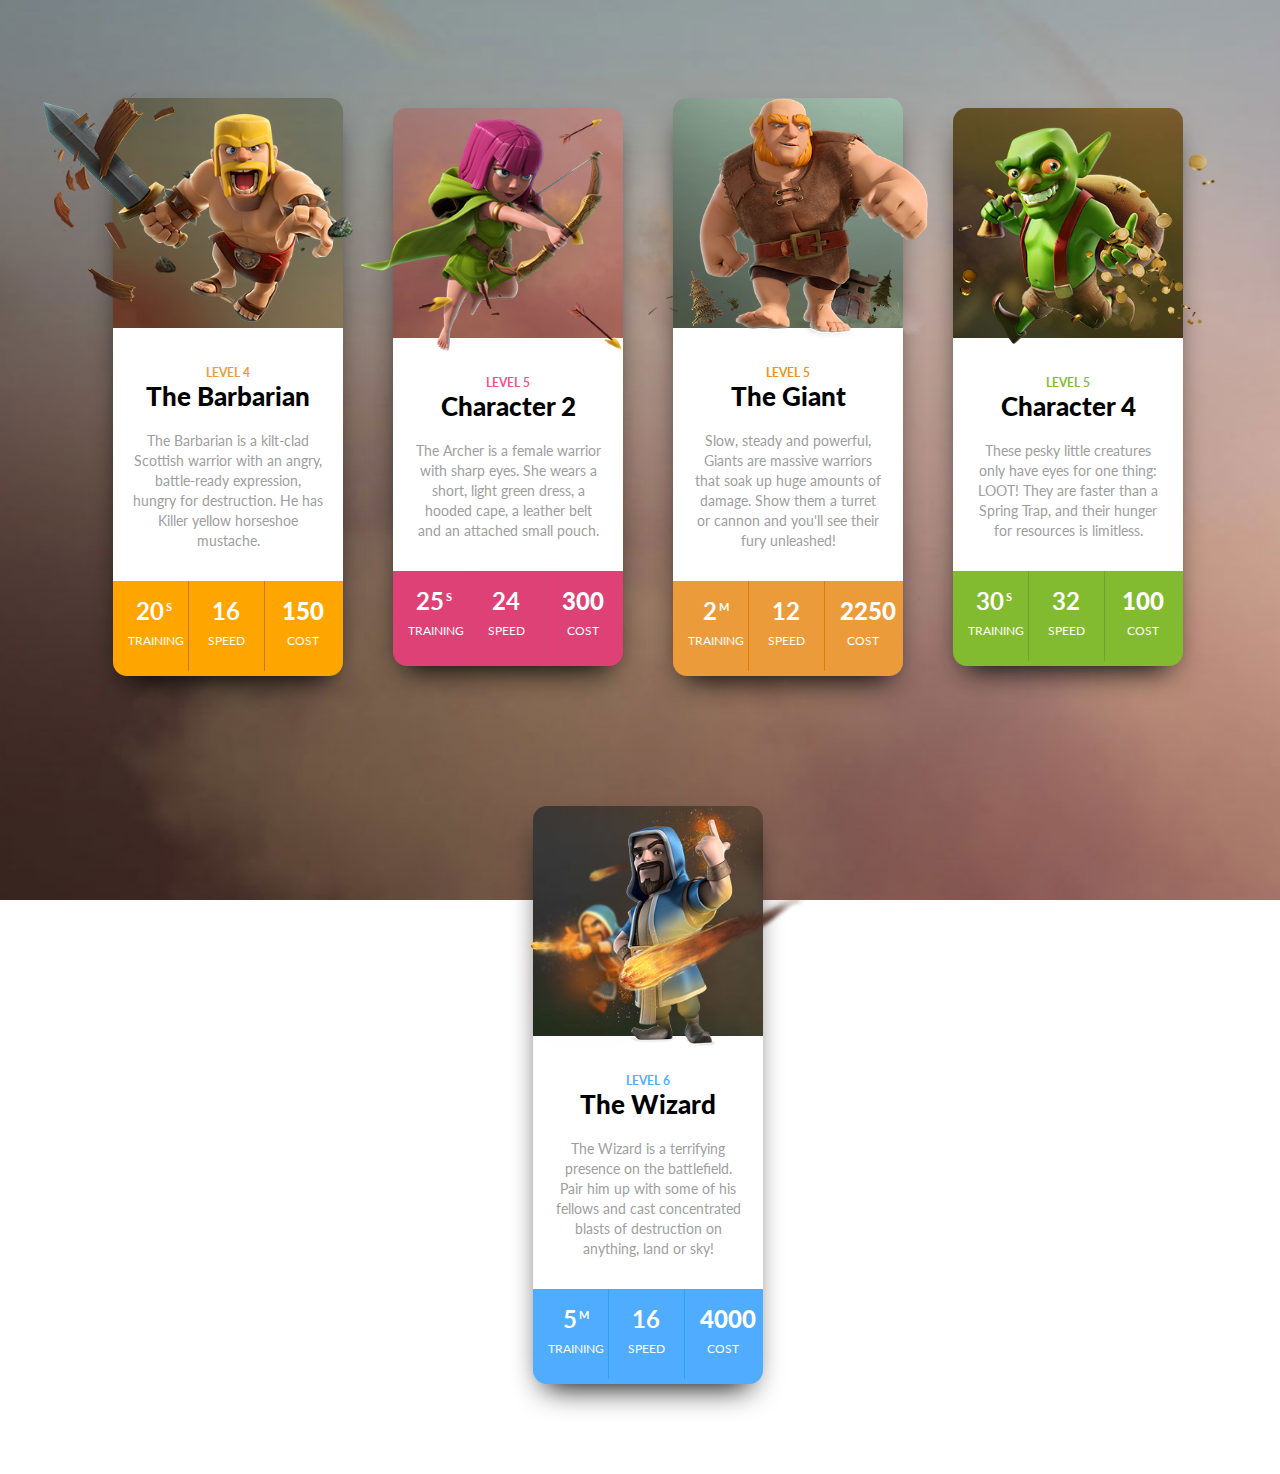
<file: 04_DOM Project/04_DOM Project/index.html>
<!DOCTYPE html>
<html lang="en">

<head>
    <meta charset="UTF-8" />
    <meta http-equiv="X-UA-Compatible" content="IE=edge" />
    <meta name="viewport" content="width=device-width, initial-scale=1.0" />
    <title>Document</title>
    <link rel="stylesheet" href="./style.css" />
</head>

<body>
    <div class="slide-container">
        <div class="wrapper">
            <div class="clash-card barbarian">
                <div class="clash-card__image clash-card__image--barbarian">
                    <img src="./assets/barbarian.png" alt="barbarian" />
                </div>
                <div class="clash-card__level clash-card__level--barbarian">
                    Level 4
                </div>
                <div>The Barbarian</div>
                <div class="clash-card__unit-description">
                    The Barbarian is a kilt-clad Scottish warrior with an angry,
                    battle-ready expression, hungry for destruction. He has Killer
                    yellow horseshoe mustache.
                </div>

                <div  id="first_clash-card" class="clash-card__unit-stats clash-card__unit-stats--barbarian clearfix">
                    <div class="one-third">
                        <div class="stat">20<sup>S</sup></div>
                        <div class="stat-value">Training</div>
                    </div>

                    <div class="one-third">
                        <div class="stat">16</div>
                        <div class="stat-value">Speed</div>
                    </div>

                    <div class="one-third no-border">
                        <div class="stat">150</div>
                        <div class="stat-value">Cost</div>
                    </div>
                </div>
            </div>
            <!-- end clash-card barbarian-->
        </div>
        <!-- end wrapper -->

        <div class="wrapper">
            <div class="clash-card archer">
                <div class="clash-card__image clash-card__image--archer">
                    <img src="./assets/archer.png" alt="archer" />
                </div>
                <div class="clash-card__level clash-card__level--archer">Level 5</div>
                <div>Character 2</div>
                <div class="clash-card__unit-description">
                    The Archer is a female warrior with sharp eyes. She wears a short,
                    light green dress, a hooded cape, a leather belt and an attached
                    small pouch.
                </div>

                <div class="clash-card__unit-stats clash-card__unit-stats--archer clearfix">
                    <div class="one-third">
                        <div class="stat">25<sup>S</sup></div>
                        <div class="stat-value">Training</div>
                    </div>

                    <div class="one-third">
                        <div class="stat">24</div>
                        <div class="stat-value">Speed</div>
                    </div>

                    <div class="one-third no-border">
                        <div class="stat">300</div>
                        <div class="stat-value">Cost</div>
                    </div>
                </div>
            </div>
            <!-- end clash-card archer-->
        </div>
        <!-- end wrapper -->

        <div class="wrapper">
            <div class="clash-card giant">
                <div class="clash-card__image clash-card__image--giant">
                    <img src="./assets/giant.png" alt="giant" />
                </div>
                <div class="clash-card__level clash-card__level--giant">Level 5</div>
                <div>The Giant</div>
                <div class="clash-card__unit-description">
                    Slow, steady and powerful, Giants are massive warriors that soak up
                    huge amounts of damage. Show them a turret or cannon and you'll see
                    their fury unleashed!
                </div>

                <div class="clash-card__unit-stats clash-card__unit-stats--giant clearfix">
                    <div class="one-third">
                        <div class="stat">2<sup>M</sup></div>
                        <div class="stat-value">Training</div>
                    </div>

                    <div class="one-third">
                        <div class="stat">12</div>
                        <div class="stat-value">Speed</div>
                    </div>

                    <div class="one-third no-border">
                        <div class="stat">2250</div>
                        <div class="stat-value">Cost</div>
                    </div>
                </div>
            </div>
            <!-- end clash-card giant-->
        </div>
        <!-- end wrapper -->

        <div class="wrapper">
            <div class="clash-card goblin">
                <div class="clash-card__image clash-card__image--goblin">
                    <img src="./assets/goblin.png" alt="goblin" id="ab" />
                </div>
                <div class="clash-card__level clash-card__level--goblin">Level 5</div>
                <div>Character 4</div>
                <div class="clash-card__unit-description">
                    These pesky little creatures only have eyes for one thing: LOOT!
                    They are faster than a Spring Trap, and their hunger for resources
                    is limitless.
                </div>

                <div class="clash-card__unit-stats clash-card__unit-stats--goblin clearfix">
                    <div class="one-third">
                        <div class="stat">30<sup>S</sup></div>
                        <div class="stat-value">Training</div>
                    </div>

                    <div class="one-third">
                        <div class="stat">32</div>
                        <div class="stat-value">Speed</div>
                    </div>

                    <div class="one-third no-border">
                        <div class="stat">100</div>
                        <div class="stat-value">Cost</div>
                    </div>
                </div>
            </div>
            <!-- end clash-card goblin-->
        </div>
        <!-- end wrapper -->

        <div class="wrapper">
            <div class="clash-card wizard">
                <div class="clash-card__image clash-card__image--wizard">
                    <img src="./assets/wizard.png" alt="wizard" />
                </div>
                <div class="clash-card__level clash-card__level--wizard">Level 6</div>
                <div>The Wizard</div>
                <div class="clash-card__unit-description">
                    The Wizard is a terrifying presence on the battlefield. Pair him up
                    with some of his fellows and cast concentrated blasts of destruction
                    on anything, land or sky!
                </div>

                <div class="clash-card__unit-stats clash-card__unit-stats--wizard clearfix">
                    <div class="one-third">
                        <div class="stat">5<sup>M</sup></div>
                        <div class="stat-value">Training</div>
                    </div>

                    <div class="one-third">
                        <div class="stat">16</div>
                        <div class="stat-value">Speed</div>
                    </div>

                    <div class="one-third no-border">
                        <div class="stat">4000</div>
                        <div class="stat-value">Cost</div>
                    </div>
                </div>
            </div>
            <!-- end clash-card wizard-->
        </div>
        <!-- end wrapper -->
    </div>
    <!-- end container -->
    <script src="./Ass4index.js">  
</script>
</body>

</html>
</file>
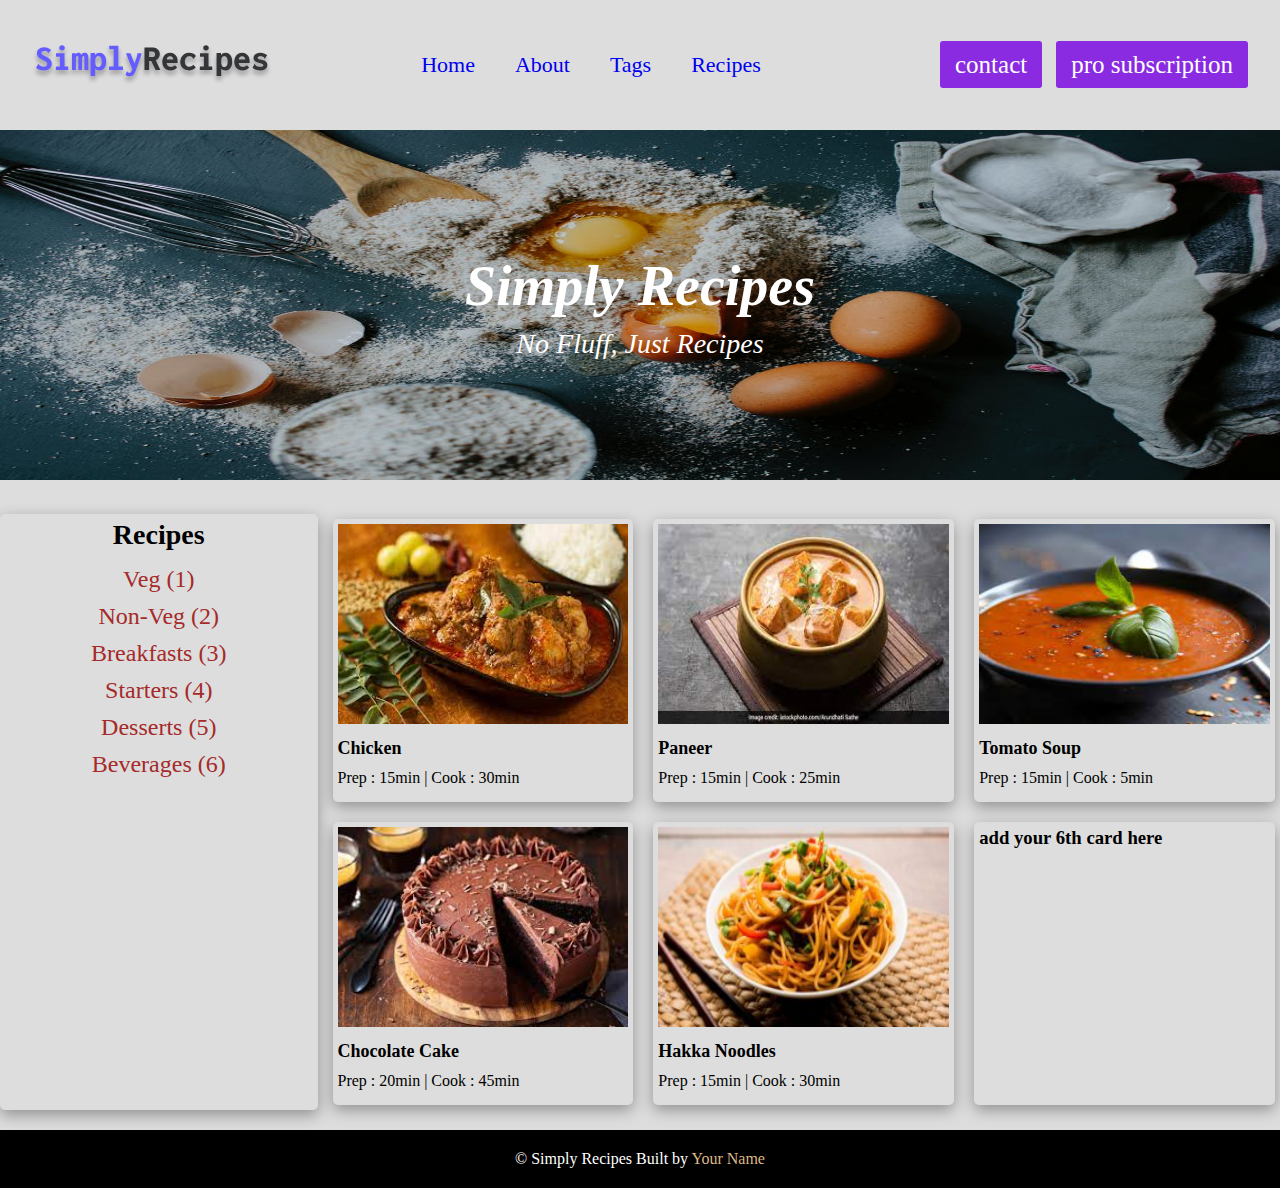
<file: 05_DOM Project/05_DOM Project/index.html>
<!DOCTYPE html>
<html lang="en">

<head>
    <meta charset="UTF-8" />
    <meta http-equiv="X-UA-Compatible" content="IE=edge" />
    <meta name="viewport" content="width=device-width, initial-scale=1.0" />
    <title>Simply Recipes</title>
    <link rel="stylesheet" href="style.css" />
    <link rel="shortcut icon" href="/img/favicon.ico" type="image/x-icon">
</head>

<body>
    <nav class="navbar">
        <div class="nav-center">
            <div class="nav-header">
                <a href="index.html" class="nav-logo">
                    <img src="./img/logo.svg" alt="Simply Recipes" />
                </a>
            </div>
            <div class="nav-links">
                <a href="index.html" class="nav-link"> home </a>
                <a href="index.html" class="nav-link"> about </a>
                <a href="index.html" class="nav-link"> tags </a>
                <a href="index.html" class="nav-link"> recipes </a>
            </div>
            <div class="btns">
                <a href="index.html" class="btn">contact</a>
            </div>
        </div>
    </nav>
    <main class="page">
        <header class="hero">
            <div class="hero-container">
                <img src="./img/main.jpeg" alt="Main Image">
                <div class="hero-text">
                    <h1>Simply Recipes</h1>
                    <h4>No Fluff, Just Recipes</h4>
                </div>
            </div>
        </header>
        <section class="recipes-container">
            <div class="tags-container">
                <h4 class="text-r">recipes</h4>
                <div>
                    <a href="#"> Veg (1)</a>
                    <a href="#"> Non-Veg (2)</a>
                    <a href="#"> Breakfasts (3)</a>
                    <a href="#"> Starters (4)</a>
                    <a href="#"> Desserts (5)</a>
                    <a href="#"> Beverages (6)</a>
                </div>
            </div>
            <div class="recipe-gallery">
                <div class="card">
                    <a href="#" class="recipe-text">
                        <img src="./img/recipe-1.jpeg" class="recipe-img" />
                        <h5 class="recipe-name">Chicken</h5>
                        <p class="recipe-disp">Prep : 15min | Cook : 30min</p>
                    </a>
                </div>
                <div class="card">
                    <a href="#" class="recipe-text">
                        <img src="./img/recipe-2.jpeg" class="recipe-img " />
                        <h5 class="recipe-name">Paneer</h5>
                        <p class="recipe-disp">Prep : 15min | Cook : 25min</p>
                    </a>
                </div>
                <div class="card">
                    <a href="#" class="recipe-text">
                        <img src="./img/recipe-3.jpeg" class="recipe-img " />
                        <h5 class="recipe-name">Tomato Soup</h5>
                        <p class="recipe-disp">Prep : 15min | Cook : 5min</p>
                    </a>
                </div>
                
                <div class="card">
                    <a href="#" class="recipe-text">
                        <img src="./img/recipe-4.jpeg" class="recipe-img " />
                        <h5 class="recipe-name">Chocolate Cake</h5>
                        <p class="recipe-disp">Prep : 20min | Cook : 45min</p>
                    </a>
                </div>
                <div class="card">
                    <a href="#" class="recipe-text">
                        <img src="./img/recipe-5.jpeg" class="recipe-img " />
                        <h5 class="recipe-name">Hakka Noodles</h5>
                        <p class="recipe-disp">Prep : 15min | Cook : 30min</p>
                    </a>
                </div>
            </div>
        </section>
    </main>

    <footer class="page-footer">
        <p>
            &copy;
            <span class="footer-logo">Simply Recipes</span> Built by
            <a href=#>Your Name</a>
        </p>
    </footer>
</body>
<script src="./Ass5index.js"> 
</script>
</html>
</file>
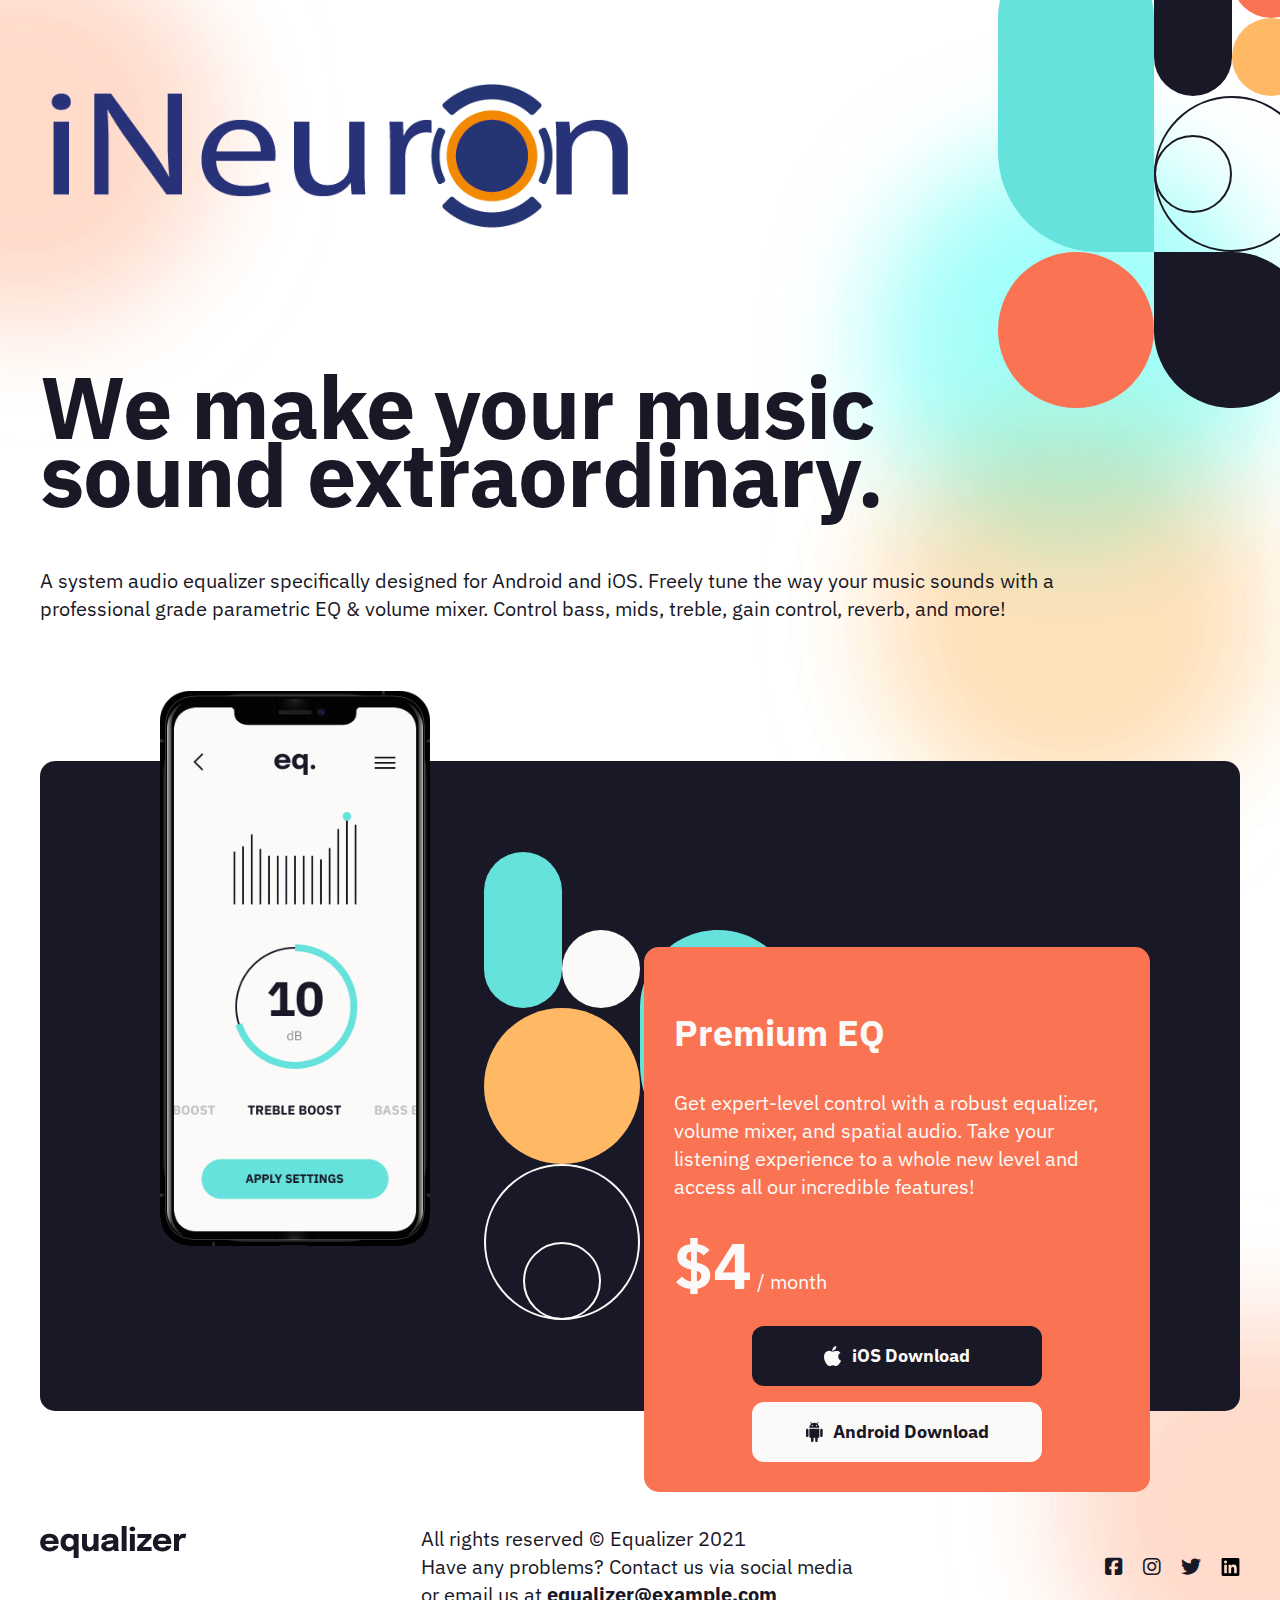
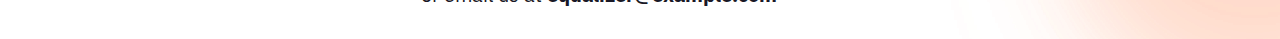
<file: 06_DOM Project/06_DOM Project/index.html>
<!DOCTYPE html>
<html lang="en">

<head>
  <meta charset="UTF-8">
  <meta name="viewport" content="width=device-width, initial-scale=1.0">

  <link rel="stylesheet" href="./css/style.css">
  <title>DOM Project 3</title>
</head>

<body>

  <main>
    <div class="top_img"><img src="./assets/bg-pattern-1.svg" alt="Background top image"></div>
    <header><img src="./assets/logo.svg" alt="Logo" class="logo"></header>
    <section class="hero">
      <h1>We make your music sound extraordinary.</h1>
      <p>A system audio equalizer specifically designed for Android and iOS. Freely tune the
        way your music sounds with a professional grade parametric EQ & volume mixer. Control
        bass, mids, treble, gain control, reverb, and more!</p>
    </section>

    <section class="app">
      <div class="app_img">
        <img src="./assets/illustration-app.png" alt="Ilustration app">
      </div>
      <div class="app_info">
        <h2>Premium EQ</h2>
        <p>Get expert-level control with a robust equalizer, volume mixer, and spatial audio. Take
          your listening experience to a whole new level and access all our incredible features!</p>
        <div class="app_price">
          <span>$4</span> / month
        </div>
        <div class="buttons">
          <div class="button iosDownload">
            <img src="./assets/icon-apple.svg" alt="iOS button">
            <span>iOS Download</span>
          </div>
          <div class="button androidDownload">
            <img src="./assets/icon-android.svg" alt="Android button">
            <span>Android Download</span>
          </div>
        </div>
      </div>
    </section>

    <footer>
      <div class="footer_logo"><img src="./assets/logo.svg" alt="Logo" class="logo"></div>
      <div class="footer_text">
        <div class="footer_copy">All rights reserved © Equalizer 2021</div>
        <div class="footer_problems"> Have any problems? Contact us via social media or email us at
          <strong>equalizer@example.com </strong>
        </div>
      </div>

      <div class="footer_social">                         
        <div class="footer_social_ico"><i class="fa-brands fa-square-facebook"></i></div>
        <div class="footer_social_ico"><i class="fa-brands fa-instagram"></i></div>
        <div class="footer_social_ico"><i class="fa-brands fa-twitter"></i></div>
      </div>

    </footer>
  </main>
  <link rel="stylesheet" href="https://cdnjs.cloudflare.com/ajax/libs/font-awesome/6.2.0/css/all.min.css">
  
  <script src="./Ass6index.js">
  </script>
</body>

</html>
</file>
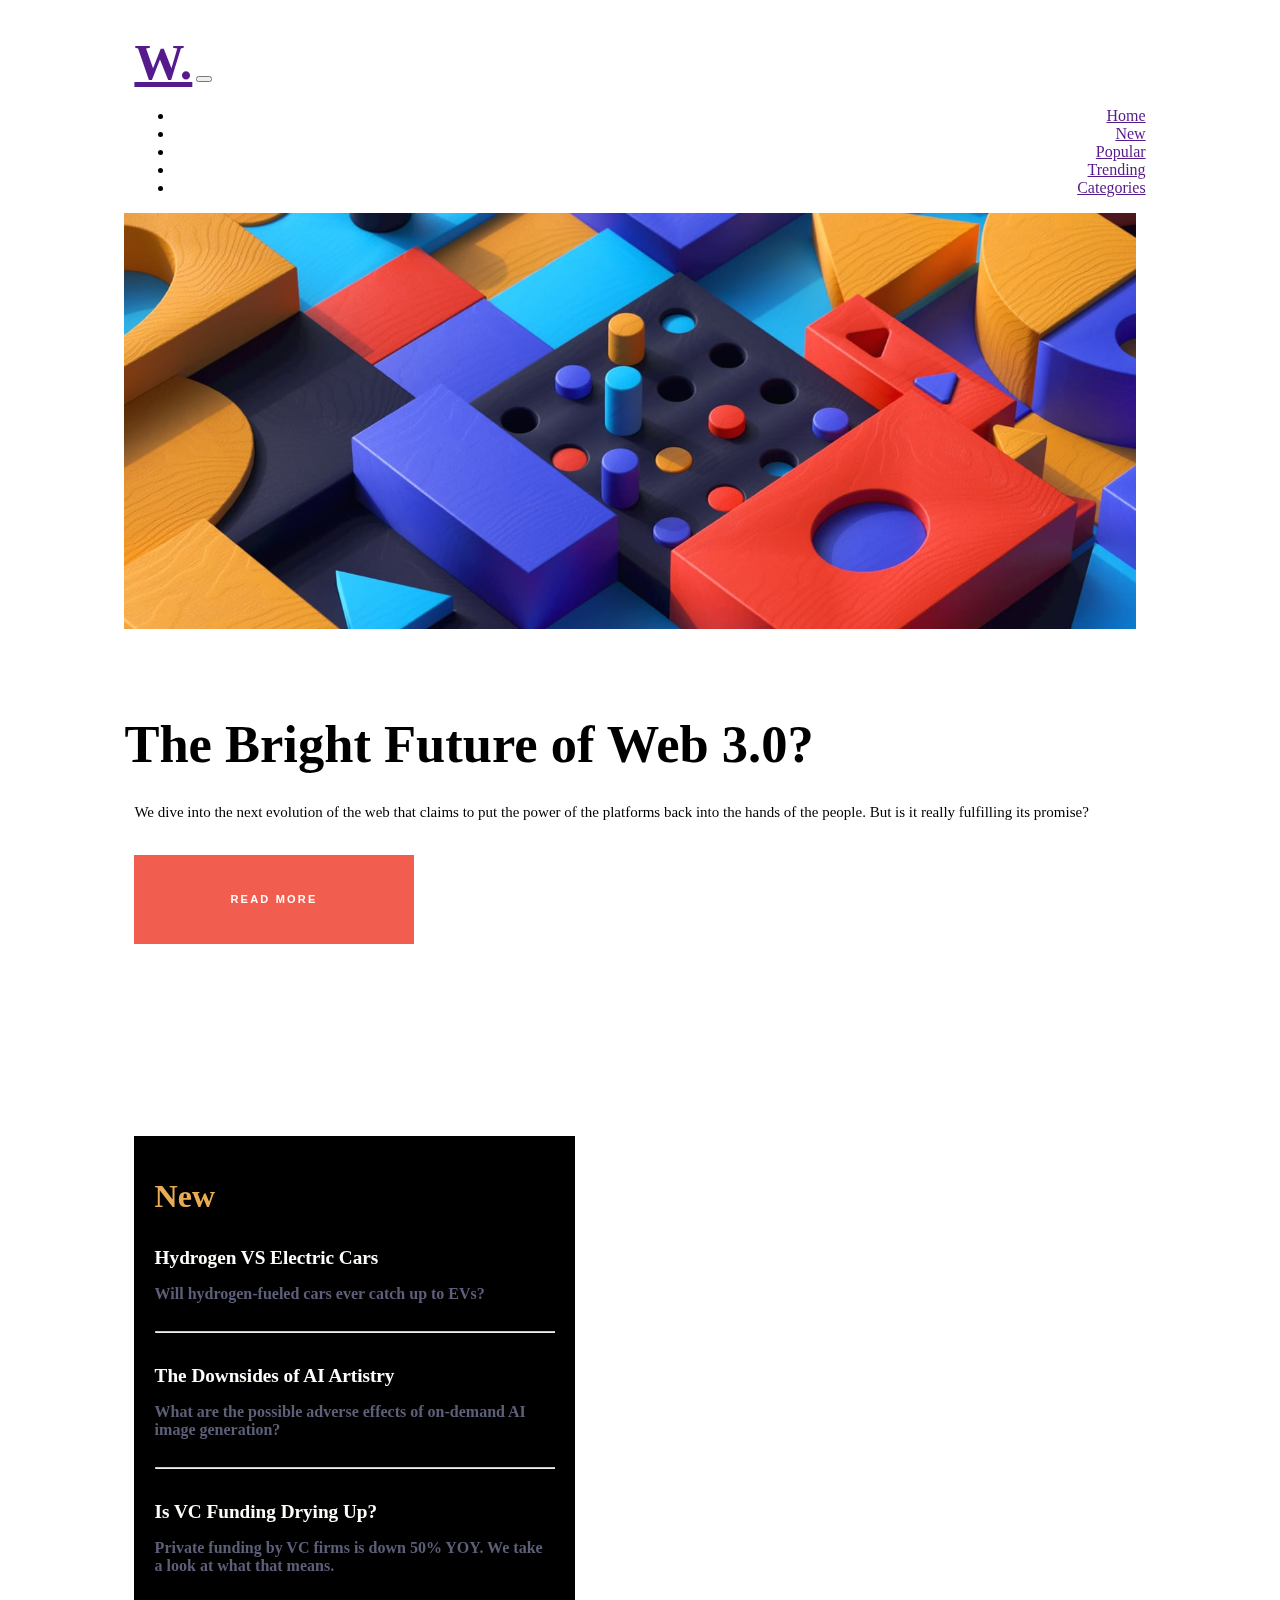
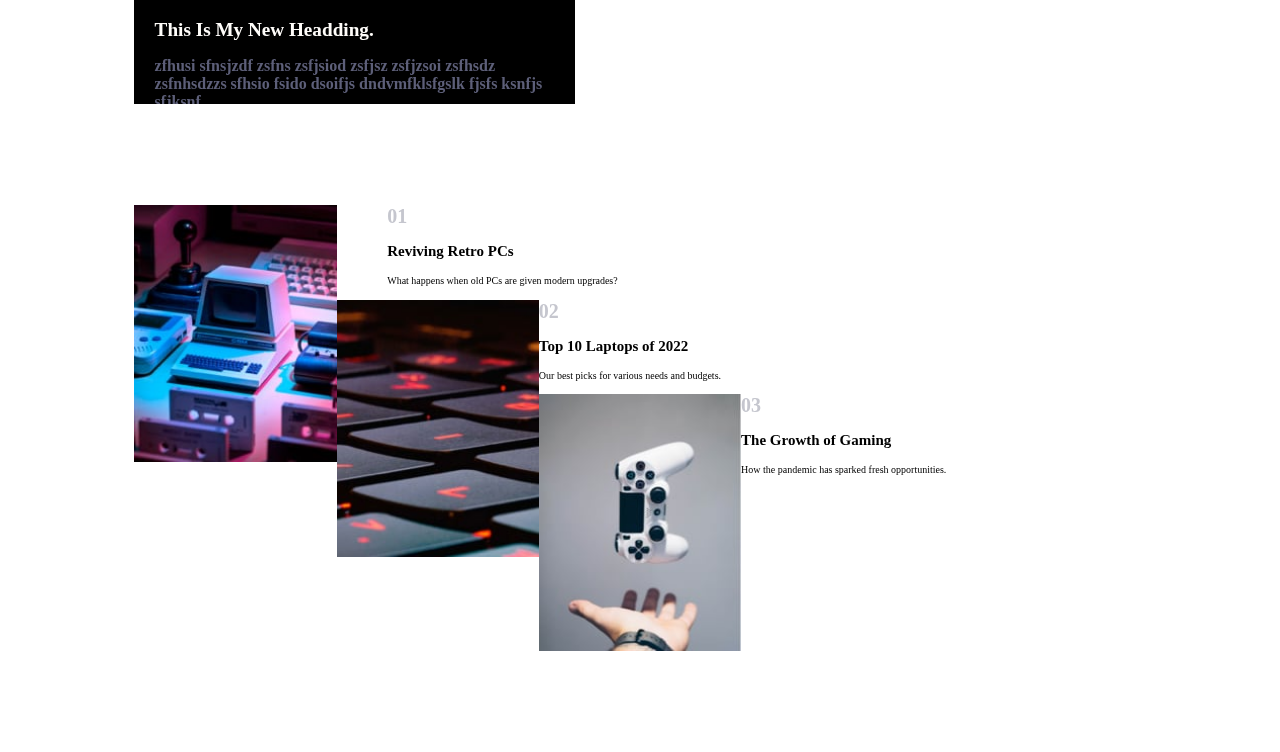
<file: DOM P8/DOM P8/index.html>
<!DOCTYPE html>
<html lang="en">
  <head>
    <meta charset="UTF-8" />
    <meta name="viewport" content="width=device-width, initial-scale=1.0" />
    <title>Frontend Mentor | News homepage</title>
    <link
      rel="stylesheet"
      href="https://cdn.jsdelivr.net/npm/bootstrap@5.2.2/dist/css/bootstrap.min.css"
      integrity="sha384-Zenh87qX5JnK2Jl0vWa8Ck2rdkQ2Bzep5IDxbcnCeuOxjzrPF/et3URy9Bv1WTRi"
      crossorigin="anonymous"
    />
    <link rel="stylesheet" href="style.css" />
    <script
      src="https://cdn.jsdelivr.net/npm/bootstrap@5.2.2/dist/js/bootstrap.bundle.min.js"
      integrity="sha384-OERcA2EqjJCMA+/3y+gxIOqMEjwtxJY7qPCqsdltbNJuaOe923+mo//f6V8Qbsw3"
      crossorigin="anonymous"
    ></script>
    <script
      src="https://cdn.jsdelivr.net/npm/bootstrap@5.2.2/dist/js/bootstrap.min.js"
      integrity="sha384-IDwe1+LCz02ROU9k972gdyvl+AESN10+x7tBKgc9I5HFtuNz0wWnPclzo6p9vxnk"
      crossorigin="anonymous"
    ></script>
    <script
      src="https://cdn.jsdelivr.net/npm/@popperjs/core@2.11.6/dist/umd/popper.min.js"
      integrity="sha384-oBqDVmMz9ATKxIep9tiCxS/Z9fNfEXiDAYTujMAeBAsjFuCZSmKbSSUnQlmh/jp3"
      crossorigin="anonymous"
    ></script>
  </head>
  <body>
    <main class="container-fluid">
      <nav class="navbar navbar-expand-lg">
        <a class="navbar-brand" href="">W.</a>

        <button class="navbar-toggler" type="button">
          <span class="navbar-toggler-icon"></span>
        </button>
        <div class="collapse navbar-collapse" id="navbarTogglerDemo01">
          <ul class="navbar-nav ms-auto list-btn">
            <li class="nav-item">
              <a class="nav-link" href="">Home</a>
            </li>
            <li class="nav-item">
              <a class="nav-link" href="">New</a>
            </li>
            <li class="nav-item">
              <a class="nav-link" href="">Popular</a>
            </li>
            <li class="nav-item">
              <a class="nav-link" href="">Trending</a>
            </li>
            <li class="nav-item">
              <a class="nav-link" href="">Categories</a>
            </li>
          </ul>
        </div>
      </nav>

      <section class="row first-row">
        <div class="col-lg-8">
          <img
            class="desk-image"
            src="images/image-web-3-desktop.jpg"
            alt="desk-img"
          />
          <div class="row second-row">
            <div class="col-lg-6">
              <h1 class="img-heading">The Bright Future of Web 3.0?</h1>
            </div>
            <div class="col-lg-6">
              <p class="sec-row-p">
                We dive into the next evolution of the web that claims to put
                the power of the platforms back into the hands of the people.
                But is it really fulfilling its promise?
              </p>
              <button class="read-btn">READ MORE</button>
            </div>
          </div>
        </div>
        <aside class="col-lg-4 new">
          <h1>New</h1>
          <h2 class="new-head">Hydrogen VS Electric Cars</h2>
          <p class="new-p">Will hydrogen-fueled cars ever catch up to EVs?</p>
          <hr class="hr-line" />
          <h2 class="new-head">The Downsides of AI Artistry</h2>
          <p class="new-p">
            What are the possible adverse effects of on-demand AI image
            generation?
          </p>
          <hr class="hr-line" />
          <h2 class="new-head">Is VC Funding Drying Up?</h2>
          <p class="new-p">
            Private funding by VC firms is down 50% YOY. We take a look at what
            that means.
          </p>
        </aside>
      </section>

      <section class="row last-row">
        <div class="col-lg-4">
          <img
            class="last-row-img"
            src="images/image-retro-pcs.jpg"
            alt="retro-img"
          />
          <h1 class="last-row-h1">01</h1>
          <h3>Reviving Retro PCs</h3>
          <p class="last-row-p">
            What happens when old PCs are given modern upgrades?
          </p>
        </div>
        <div class="col-lg-4">
          <img
            class="last-row-img"
            src="images/image-top-laptops.jpg"
            alt="laptop-img"
          />
          <h1 class="last-row-h1">02</h1>
          <h3>Top 10 Laptops of 2022</h3>
          <p class="last-row-p">
            Our best picks for various needs and budgets.
          </p>
        </div>
        <div class="col-lg-4">
          <img
            class="last-row-img"
            src="images/image-gaming-growth.jpg"
            alt="growth-img"
          />
          <h1 class="last-row-h1">03</h1>
          <h3>The Growth of Gaming</h3>
          <p class="last-row-p">
            How the pandemic has sparked fresh opportunities.
          </p>
        </div>
      </section>
    </main>
    <script src="./Ass8index.js">
    </script>
  </body>
</html>
</file>
<file: 04_DOM Project/04_DOM Project/style.css>
@import url(https://fonts.googleapis.com/css?family=Lato:400,700,900);
*,
*:before,
*:after {
  box-sizing: border-box;
}

body {
  background: linear-gradient(to bottom, #8c7a7a 0%, #af877c 65%, #af877c 100%) fixed;
  background: url("./assets/coc-background.jpg") no-repeat center center fixed;
  background-size: cover;
  font: 14px/20px "Lato", Arial, sans-serif;
  color: #9e9e9e;
  height: 100vh;
  width: 100vw;
  display: flex;
  align-items: center;
  justify-content: space-around;
  overflow-x: hidden;
}

.slide-container {
  margin: auto;
  display: flex;
  gap: 50px;
  align-items: center;
  justify-content: center;
  flex-wrap: wrap;
  padding: 50px 30px;
}

.wrapper {
  padding-top: 40px;
  padding-bottom: 40px;
}
.wrapper:focus {
  outline: 0;
}

.clash-card {
  background: white;
  width: 300px;
  display: inline-block;
  margin: auto;
  border-radius: 19px;
  position: relative;
  text-align: center;
  box-shadow: -1px 15px 30px -12px black;
  z-index: 9999;
}

.clash-card__image {
  position: relative;
  height: 230px;
  margin-bottom: 35px;
  border-top-left-radius: 14px;
  border-top-right-radius: 14px;
}

.clash-card__image--barbarian {
  background: url("./assets/barbarian-bg.jpg");
}
.clash-card__image--barbarian img {
  width: 400px;
  position: absolute;
  top: -65px;
  left: -70px;
}

.clash-card__image--archer {
  background: url("./assets/archer-bg.jpg");
}
.clash-card__image--archer img {
  width: 400px;
  position: absolute;
  top: -34px;
  left: -37px;
}

.clash-card__image--giant {
  background: url("./assets/giant-bg.jpg");
}
.clash-card__image--giant img {
  width: 340px;
  position: absolute;
  top: -30px;
  left: -25px;
}

.clash-card__image--goblin {
  background: url("./assets//goblin-bg.jpg");
}
.clash-card__image--goblin img {
  width: 370px;
  position: absolute;
  top: -21px;
  left: -37px;
}

.clash-card__image--wizard {
  background: url("./assets/wizard-bg.jpg");
}
.clash-card__image--wizard img {
  width: 345px;
  position: absolute;
  top: -28px;
  left: -10px;
}

.clash-card__level {
  text-transform: uppercase;
  font-size: 12px;
  font-weight: 700;
  margin-bottom: 3px;
}

.clash-card__level--barbarian {
  color: #ec9b3b;
}

.clash-card__level--archer {
  color: #ee5487;
  
}

.clash-card__level--giant {
  color: #f6901a;
}

.clash-card__level--goblin {
  color: #82bb30;
}

.clash-card__level--wizard {
  color: #4facff;
}

.clash-card div:nth-child(3) {
  font-size: 26px;
  color: black;
  font-weight: 900;
  margin-bottom: 5px;
}

.clash-card__unit-description {
  padding: 20px;
  margin-bottom: 10px;
}


.clash-card__unit-stats--barbarian .one-third {
  border-right: 1px solid #bd7c2f;
}


.clash-card__unit-stats--archer .one-third {
  border-right: 1px solid #d04976;
}


.clash-card__unit-stats--giant .one-third {
  border-right: 1px solid #de7b09;
}


.clash-card__unit-stats--goblin .one-third {
  border-right: 1px solid #71a32a;
}

.clash-card__unit-stats--wizard .one-third {
  border-right: 1px solid #309eff;
}

.clash-card__unit-stats {

  font-weight: 700;
  border-bottom-left-radius: 14px;
  border-bottom-right-radius: 14px;
}
.clash-card__unit-stats .one-third {
  width: 33%;
  float: left;
  padding: 20px 15px;
}
.clash-card__unit-stats sup {
  position: absolute;
  bottom: 4px;
  font-size: 45%;
  margin-left: 2px;
}
.clash-card__unit-stats .stat {
  position: relative;
  font-size: 24px;
  margin-bottom: 10px;
}
.clash-card__unit-stats .stat-value {
  text-transform: uppercase;
  font-weight: 400;
  font-size: 12px;
}
.clash-card__unit-stats .no-border {
  border-right: none;
}

.clearfix:after {
  visibility: hidden;
  display: block;
  font-size: 0;
  content: " ";
  clear: both;
  height: 0;
} 

.slick-prev {
  left: 100px;
  z-index: 999;
}

.slick-next {
  right: 100px;
  z-index: 999;
}
</file>
<file: 05_DOM Project/05_DOM Project/style.css>
*{
    margin: 0;
    padding: 0;
    box-sizing: border-box;
}

body{
    background-color: #dddddd;
    max-width: 1400px;
    margin: 0 auto;
}

.navbar{
    padding: 32px;
}

.nav-center{
    display: flex;
    justify-content: space-between;
    align-items: center;
}

.nav-links{
    display: flex;
    align-items: center;
    font-size: 22px;

}

.recipe-text{
    text-transform: capitalize;
    text-decoration: none;
    color: black;
}

a{
    text-decoration: none;
}

.nav-link{
    padding: 20px 10px;
}

.nav-links a{
    margin-right: 20px;
    text-transform: capitalize;
    text-decoration: none;
}

.btn{
    background-color: blueviolet;
    padding: 10px 15px;
    color: white;
    border-radius: 3px;
    margin: 10px;
    font-size: 25px;
}

.hero-container{
    position: relative;
    text-align: center;
    margin-bottom: 30px;
}

.hero-container img{
    width: 100%;
    height: 350px;
}

.hero-text{
    position: absolute;
    top: 50%;
    left:50% ;
    transform: translate(-50%,-50%);
}

.hero-text h1{
    font-size: 56px;
    color: white;
    margin-bottom: 10px;
    font-style: italic;
}

.hero-text h4{
    font-size: 28px;
    color: white;
    font-weight: 400;
    font-style: italic;
}


.recipes-container{
    margin: 0 auto;
    display: grid;
    grid-template-columns: 1fr 3fr;
    gap: 10px;
}

.recipe-gallery{
    display: grid;
    grid-template-columns: 1fr 1fr 1fr;
    gap: 20px;
}
.recipe-gallery .card {
    box-shadow: rgba(0, 0, 0, 0.35) 0px 5px 15px;

}

.recipes-container div{
    padding: 5px;
    border-radius: 5px;

} 

.recipe-img{
    width: 100%;
    height: 200px;
}

.recipe-name{
    text-transform: capitalize;
    font-size: 18px;
    margin-top: 10px;
}

.recipe-disp{
    text-transform: capitalize;
    font-size: 16px;
    margin: 10px 0;
}

.tags-container{
    text-align: center;
    box-shadow: rgba(0, 0, 0, 0.35) 0px 5px 15px;

}

.tags-container div:nth-child(2) {
    display: flex;
    flex-direction: column;
    box-shadow: none;

}

.tags-container div:nth-child(2)> a{
    margin-bottom: 10px;
    font-size: 24px;
    color: brown;
    text-transform: capitalize;
}

.text-r{
    font-size: 28px;
    text-transform: capitalize;
    margin-bottom: 10px;
}

.page-footer{
    text-align: center;
    background-color: black;
    color: white;
    padding: 20px;
    margin-top: 20px;
}

.page-footer a{
    text-decoration: none;
    color: burlywood;
    
}
</file>
<file: 06_DOM Project/06_DOM Project/css/style.css>
@import url('https://fonts.googleapis.com/css2?family=IBM+Plex+Sans:wght@400;700&display=swap');

:root{
    --color1: #66E2DC;
    --color2:#FA7453;
    --color3:#FFB964;
    --color4:#FCFAF9;
    --color5:#191826;

    /*Typo*/
    --ff: 'IBM Plex Sans', sans-serif;
    /*h1*/
    --h1-lh:68px;
    --h1-ls: -1px;
    --h1-fw:700;
    --h1-fs:88px;

    /*h2*/
    --h2-lh:52px;
    --h2-fw: 700;
    --h2-fs:40px;

    /*Body1*/
    --body-fs:20px;
    --body-lh: 34px;    
    /*Body2*/
    --body2-fs: 16px;
    --body2-lh: 26px;

}

/* General */
html, body{
    margin: 0;
    width: 100%;
    min-height: 100vh;
    font-family: var(--ff);
    font-size: var(--body2-fs);
    line-height: var(--body2-lh);
    background-image: url("../assets/bg-main-mobile.png");
    color: var(--color5);
    overflow-x: hidden;
}
h1{
    font-size: var(--h1-fs);
    line-height: var(--h1-lh);
    font-weight:var(--h1-fw);
    letter-spacing: var(--h1-ls)
}h2{
    font-size: var(--h2-fs);
    font-weight: var(--h2-fw);
    line-height: var(--h2-lh);
}

/* Buttons */
.button {
    min-width: 290px;
    text-align: center;
    min-height: 60px;
    font-weight: 700;
    border-radius: 12px;
    display: grid;
    align-items: center;
    font-size: 18px;
    cursor: pointer;
    display: flex;
    justify-content: center;
    gap: 10px;
}
.buttons {
    display: flex;
    flex-direction: column;
    align-items: center;
    gap: 16px;
}

.iosDownload {
    background: var(--color5);
    color: var(--color4);
}

.iosDownload:hover {
    background: var(--color1);
}

.androidDownload {
    background-color: var(--color4);
    color: var(--color5);
}

.androidDownload:hover {
    background: var(--color3);
}


/*Content */
main{
    max-width: 1200px;
    margin: 0 auto;
    padding: 30px;
}
section {padding: 34px 0;}

/*Header */
header{
    padding: 39px 0;
}
.top_img{display:none}

/*Hero */
h1{font-size: 40px;}
h2 {font-size: 36px;}
/* App */
.app_img {
    display: flex;
    background-image: url('../assets/bg-pattern-2.svg');
    background-repeat: no-repeat;
    background-position: center;
    background-color: var(--color5);
    position: relative;
    border-radius: 15px;
    margin-top: 50px;
    z-index: 2;
    padding-bottom: 50px;
}.app_img img {
    max-width: 200px;
    margin: 0 auto;
    margin-top: -70px;
}
.app_info {
    background: var(--color2);
    border-radius: 15px;
    padding: 30px;
    margin-top: -20px;
    z-index: 99;
    color: var(--color4);
    position: relative;
    gap: 30px;
    display: grid;
}
.app_info h2 {
    padding: 0;
    margin-bottom: 0;
}
.app_info p {margin-top: 0;}

.app_price span {
    font-size: 65px;
    font-weight: var(--h1-fw);
}

/* Footer */
.footer_social {
    display: flex;
    gap: 20px;
}

.footer_social_ico:hover {
    cursor: pointer;
    color: var(--color2) !important;
}

footer {
    display: grid;
    gap: 20px;
    margin-top: 80px;
}
.footer_logo {align-self: flex-start;}


@media (min-width: 760px) {
    h1 {
        font-size: 64px;
        line-height: 64px;
    }
    
    body {
        font-size: 18px;
        line-height: 28px;
    }
    .top_img {
        display:block;
        position: absolute;
        right: -30px;
        top: -60px;
    }
    .hero {
        max-width: 520px;
    }
    .app_img {
        min-height: 600px;
    }
    
    .app_img img {
        max-width: 270px;
        max-height: 555px;
        margin-left: 10%;
    }
    .app_info {
        max-width: 400px;
        margin-top: -400px;
        margin-left: 240px;
    }
    .footer_content {
        align-items: center;
        display: flex;
    }

}


@media (min-width: 1024px) {
    html, body{
        background-image: url(../assets/bg-main-desktop.png);
        background-position: center;
    }

    .hero {
        max-width: 85vw;
        position: relative;
    }

    h1 {
        font-size: var(--h1-fs);
        line-height: var(--h1-lh);
    }

    body {
        font-size: var(--body-fs);
    }

    .app_info {
        position: absolute;
        margin: unset;
        top: 270px;
        right: 90px;
        max-width: 446px;
    }

    .app {
        position: relative;
    }

    footer {
        display: flex;
        align-items: center;
        justify-content: space-between;
    }

    .footer_text {
        max-width: 450px;
    }
}
</file>
<file: DOM P8/DOM P8/style.css>
body {
  background-image: linear-gradient(
      rgba(255, 255, 255, 0.5),
      rgba(255, 255, 255, 0.5)
    ),
    url("data:image/svg+xml,<svg id='patternId' width='100%' height='100%' xmlns='http://www.w3.org/2000/svg'><defs><pattern id='a' patternUnits='userSpaceOnUse' width='40' height='40' patternTransform='scale(1) rotate(0)'><rect x='0' y='0' width='100%' height='100%' fill='hsla(0,0%,100%,1)'/><path d='M20-5V5m0 30v10m20-30v10M0 15v10'  stroke-linejoin='round' stroke-linecap='round' stroke-width='0.5' stroke='hsla(258.5,59.4%,59.4%,1)' fill='none'/><path d='M-5 40H5M-5 0H5m30 0h10M35 40h10M15 20h10'  stroke-linejoin='round' stroke-linecap='round' stroke-width='0.5' stroke='hsla(339.6,82.2%,51.6%,1)' fill='none'/></pattern></defs><rect width='800%' height='800%' transform='translate(0,0)' fill='url(%23a)'/></svg>");
}

h3 {
  font-weight: bold;
  font-size: 18px;
  margin-left: 30%;
  padding-left: 6%;
  padding-right: 2%;
}

.container-fluid {
  padding: 2% 10%;
}

hr.hr-line {
  border-top: 1px solid hsl(233, 8%, 79%);
}

.desk-image {
  width: 100%;
  margin-left: -10px;
}

.first-row {
  margin-right: 0px;
  margin-left: 0px;
}

.new {
  background-color: black;
  padding: 2%;
  color: hsl(35, 77%, 62%);
  font-weight: bolder;
}
.new-h1 {
  padding-top: 5%;
}
.new-head {
  text-align: left;
  font-family: "Inter-Bold";
  color: hsl(36, 100%, 99%);
  font-size: 1.2em;
  margin-top: 8%;
}
.new-p {
  font-family: "Inter-Regular";
  font-size: 1em;
  color: hsl(236, 13%, 42%);
  padding-bottom: 3%;
}

.nav-item {
  padding-left: 1.7em;
  text-align: right;
}

.navbar-brand {
  font-size: 50px;
  font-family: "Inter-ExtraBold";
  font-weight: bolder;
}

.img-heading {
  margin-left: -10px;
  font-size: 3.5em;
  font-weight: 700;
  text-align: left;
  line-height: 50px;
}

.second-row {
  padding: 5% 5% 0% 0%;
  font-size: 15px;
}

.read-btn {
  background-color: hsl(5, 85%, 63%);
  margin-top: 2%;
  padding: 4% 10%;
  color: hsl(36, 100%, 99%);
  font-size: 11px;
  letter-spacing: 0.2em;
  font-weight: bold;
  border: none;
}

.last-row {
  margin: 10% 0% 10% 0%;
  text-align: left;
}
.last-row-img {
  width: 30%;
  float: left;
  padding-bottom: 0;
}
.last-row-h1 {
  color: hsl(233, 8%, 79%);
  font-size: 30px;
  margin-left: 30%;
  padding-left: 6%;
  padding-right: 2%;
}

.last-row-p {
  font-size: 15px;
  margin-left: 30%;
  padding-left: 6%;
  padding-right: 2%;
  margin-bottom: 0;
}

aside {
  height: 460px;
}


@media (min-width: 375px) {
  h3 {
    font-size: 15px;
    padding-left: 0;
    margin-left: 25%;
  } 

  .last-row-img {
    width: 20%;
    padding-bottom: 10%;
  }
  .read-btn {
    margin-bottom: 20%;
  }
  .last-row-h1 {
    font-size: 20px;
    padding-left: 0;
    margin-left: 25%;
  }
  .last-row-p {
    font-size: 10px;
    padding-right: 20px;
    padding-left: 0;
    margin-left: 25%;
    margin-bottom: 0;
  }
}
</file>
